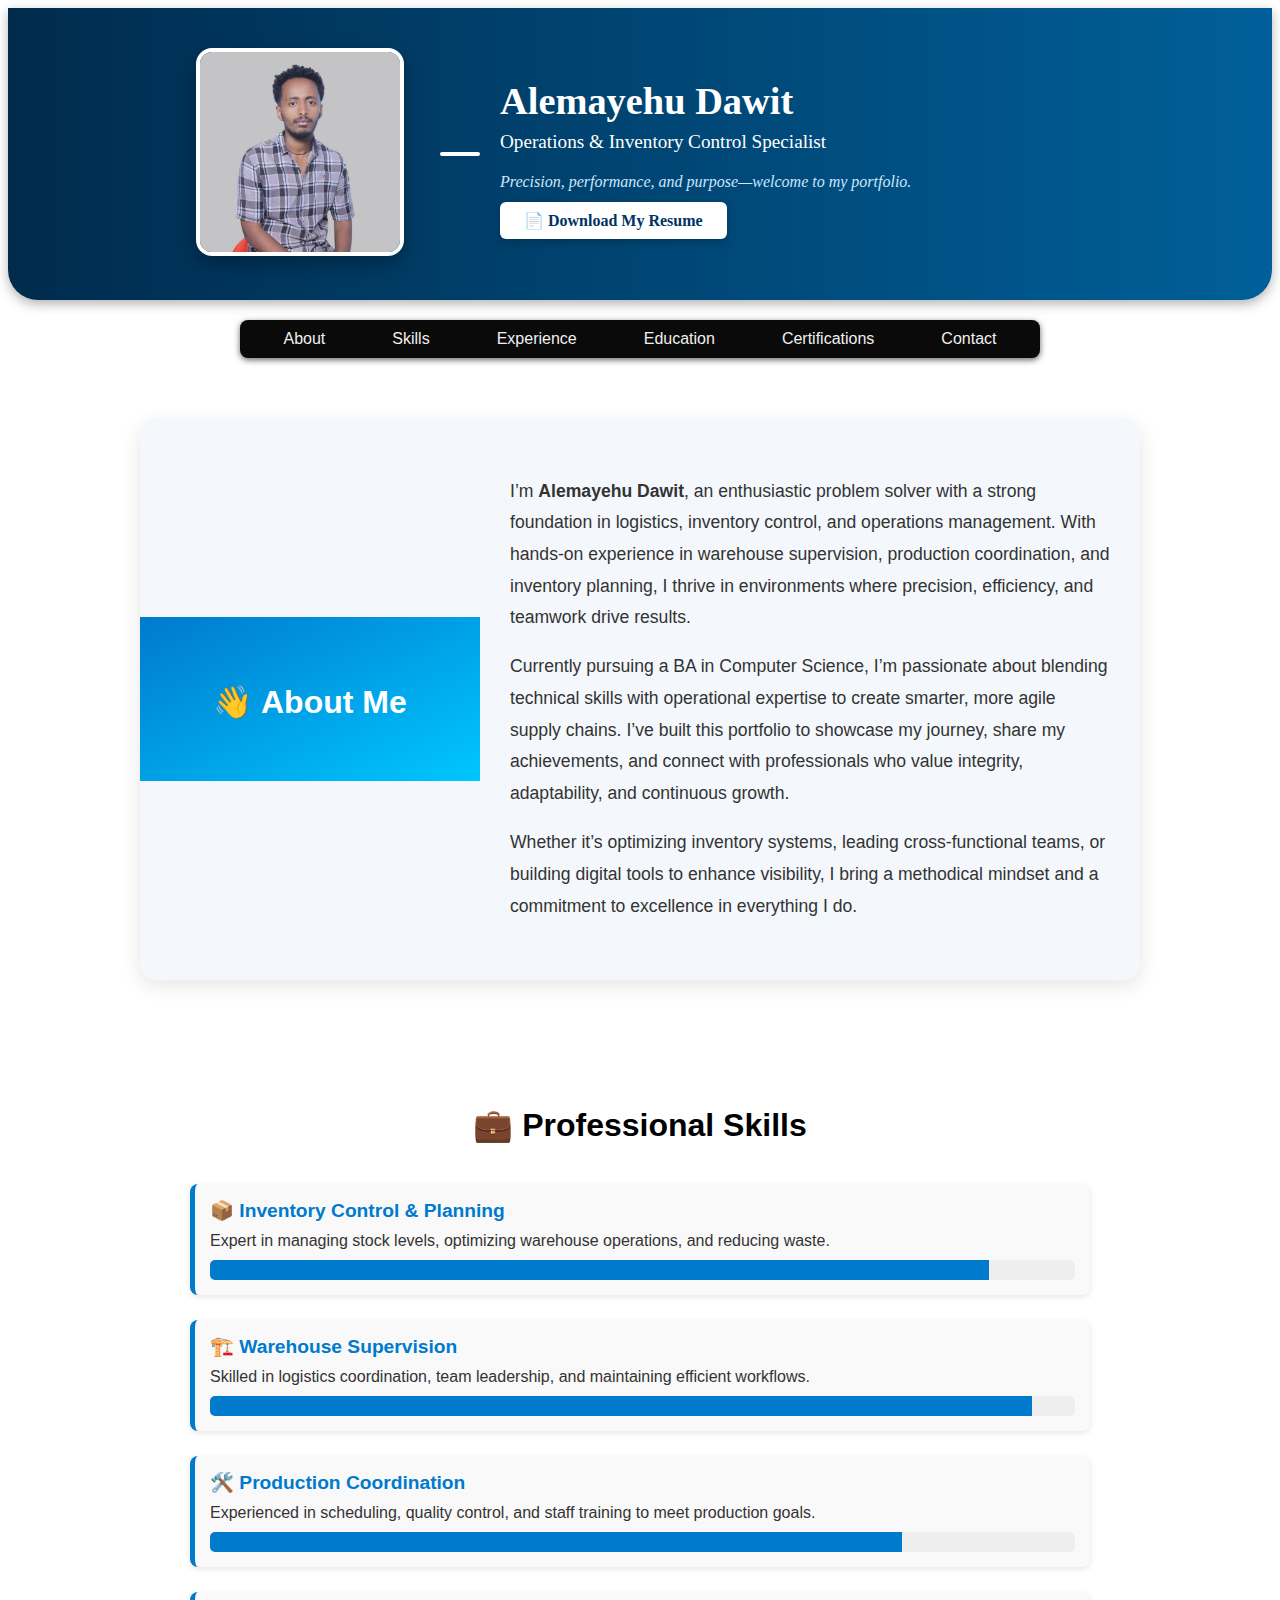
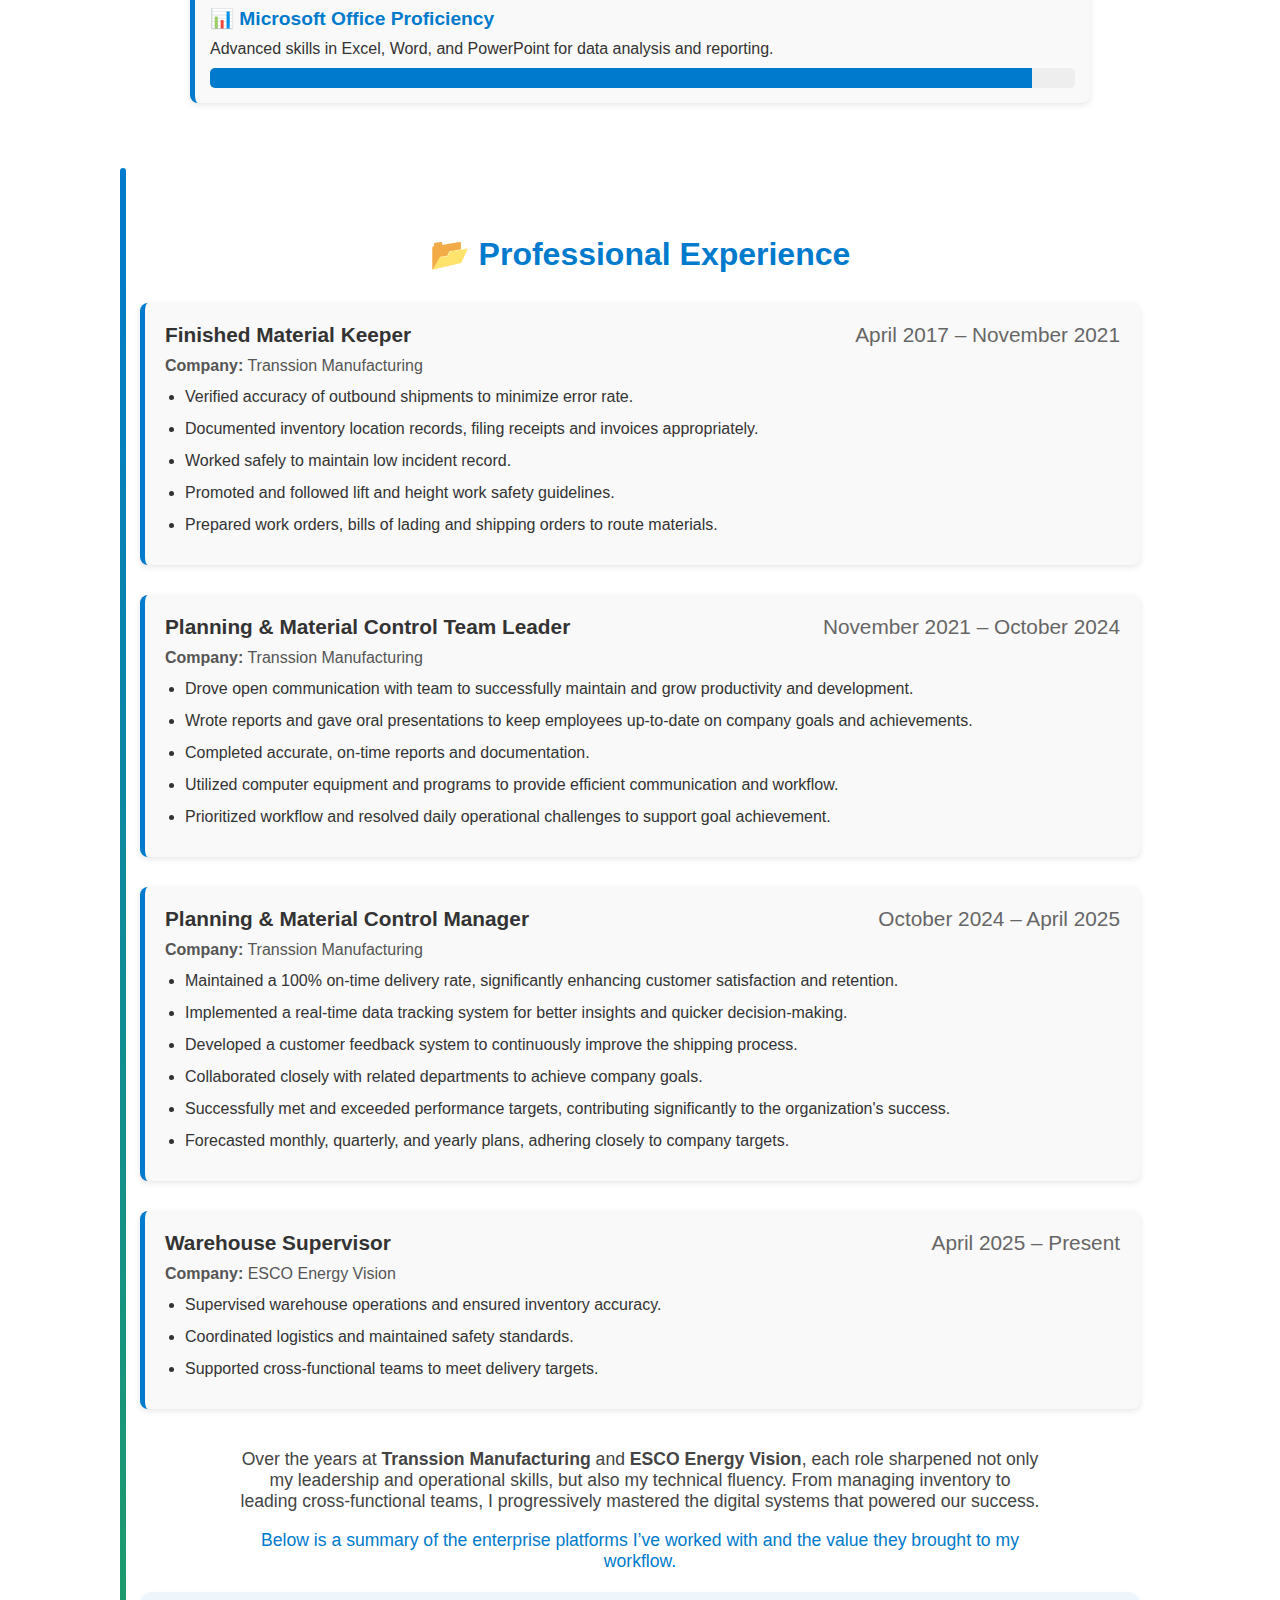
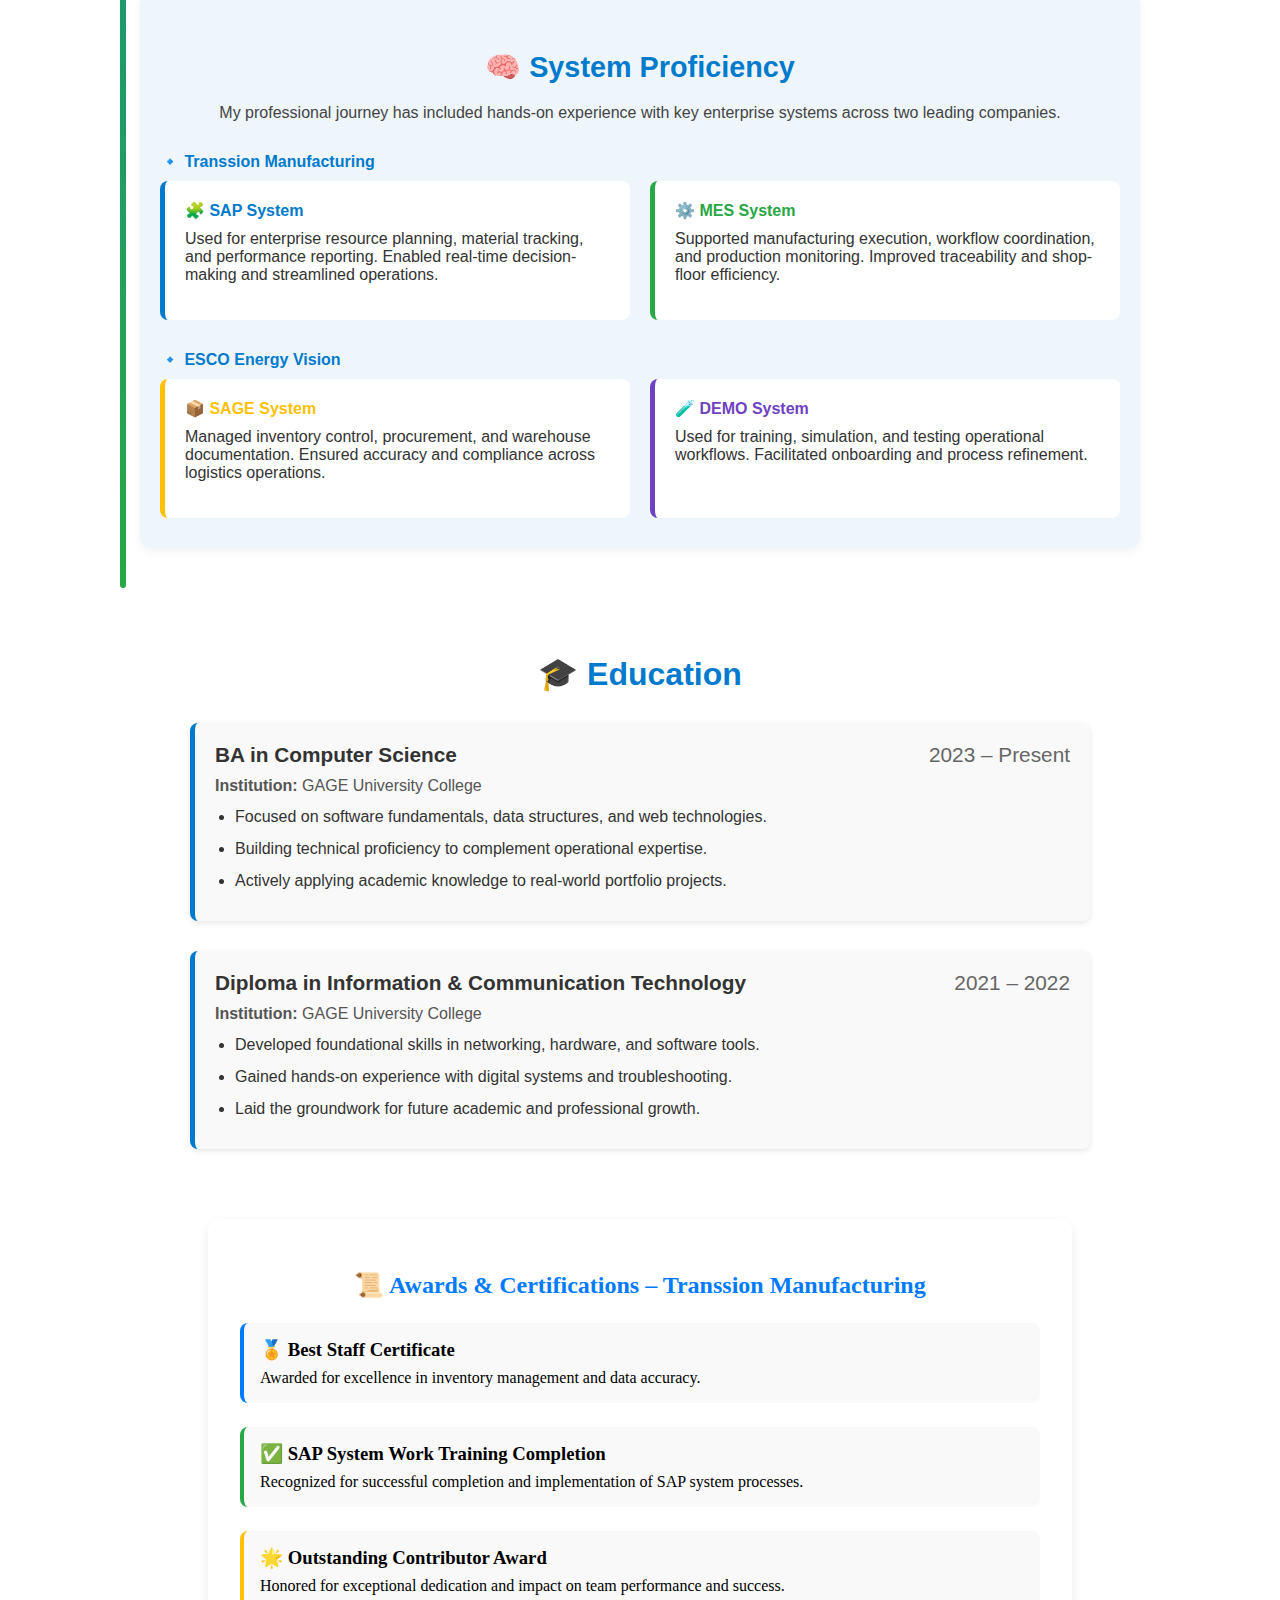
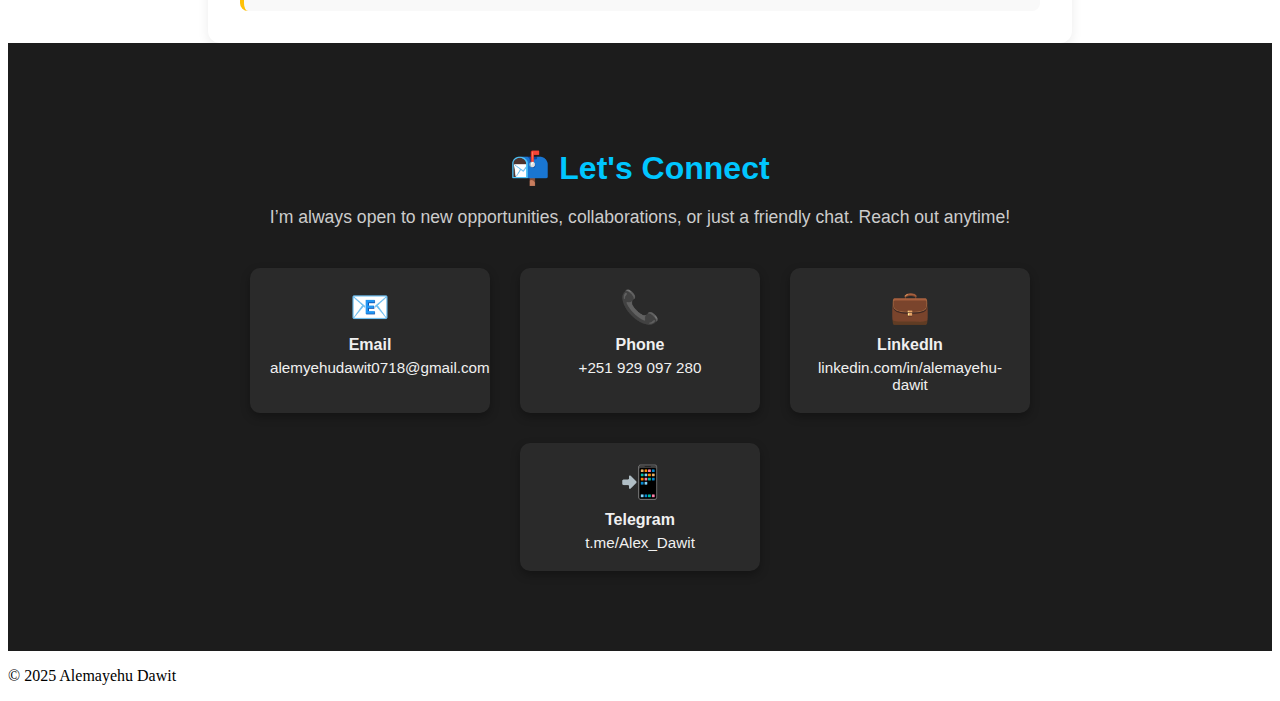
<file: index.html>
<!DOCTYPE html>
<html lang="en">
<head>
  <meta charset="UTF-8" />
  <meta name="viewport" content="width=device-width, initial-scale=1.0" />
  <title>Alemayehu Dawit | Portfolio</title>
  <link rel="stylesheet" href="style.css" />
</head>
<body>
 <header style="background: linear-gradient(to right, #002b4d, #005f99); color: white; padding: 40px 20px; border-bottom-left-radius: 30px; border-bottom-right-radius: 30px; box-shadow: 0 4px 12px rgba(0,0,0,0.3);">
  <div style="display: flex; flex-wrap: wrap; align-items: center; justify-content: center; max-width: 1000px; margin: auto; gap: 40px;">

    <!-- Profile Image (Left Side) -->
    <div style="flex: 1; min-width: 220px; text-align: center; position: relative;">
      <img src="profile.jpg" alt="Alemayehu Dawit" style="
        width: 200px;
        height: 200px;
        border-radius: 16px;
        object-fit: cover;
        border: 4px solid white;
        box-shadow: 0 8px 20px rgba(0,0,0,0.3);
        transition: transform 0.3s ease;
      " onmouseover="this.style.transform='scale(1.05)'" onmouseout="this.style.transform='scale(1)'"/>

      <!-- Connector Line -->
      <div style="
        position: absolute;
        top: 50%;
        right: -20px;
        width: 40px;
        height: 4px;
        background: white;
        transform: translateY(-50%);
        border-radius: 2px;
      "></div>
    </div>

    <!-- Text Content (Right Side) -->
    <div style="flex: 2; min-width: 280px;">
      <h1 style="font-size: 2.4em; margin: 0;">Alemayehu Dawit</h1>
      <p style="font-size: 1.2em; margin: 8px 0 20px;">Operations & Inventory Control Specialist</p>
      <p style="font-size: 1em; font-style: italic; color: #cce6ff; margin-bottom: 20px;">
        Precision, performance, and purpose—welcome to my portfolio.
      </p>
      <a href="resume.pdf" download style="
        background: white;
        color: #003366;
        padding: 10px 24px;
        border-radius: 6px;
        font-weight: bold;
        text-decoration: none;
        box-shadow: 0 3px 8px rgba(0,0,0,0.2);
        transition: all 0.3s ease;
      " onmouseover="this.style.background='#e6f2ff'; this.style.boxShadow='0 5px 12px rgba(0,0,0,0.3)'" onmouseout="this.style.background='white'; this.style.boxShadow='0 3px 8px rgba(0,0,0,0.2)'">
        📄 Download My Resume
      </a>
    </div>

  </div>
</header>

 <nav style="
  background-color: #0a0a0a;
  padding: 10px 0;
  border-radius: 8px;
  max-width: 800px;
  margin: 20px auto;
  box-shadow: 0 2px 6px rgba(0,0,0,0.6);
">
  <ul style="
    display: flex;
    justify-content: space-around;
    align-items: center;
    list-style: none;
    margin: 0;
    padding: 0 10px;
    font-family: 'Segoe UI', sans-serif;
    flex-wrap: wrap;
  ">
    <li><a href="#about" style="color: #f0f0f0; text-decoration: none; font-weight: 500; padding: 6px 10px; transition: color 0.3s;">About</a></li>
    <li><a href="#skills" style="color: #f0f0f0; text-decoration: none; font-weight: 500; padding: 6px 10px; transition: color 0.3s;">Skills</a></li>
    <li><a href="#experience" style="color: #f0f0f0; text-decoration: none; font-weight: 500; padding: 6px 10px; transition: color 0.3s;">Experience</a></li>
    <li><a href="#education" style="color: #f0f0f0; text-decoration: none; font-weight: 500; padding: 6px 10px; transition: color 0.3s;">Education</a></li>
    <li><a href="#certifications" style="color: #f0f0f0; text-decoration: none; font-weight: 500; padding: 6px 10px; transition: color 0.3s;">Certifications</a></li>
    <li><a href="#contact" style="color: #f0f0f0; text-decoration: none; font-weight: 500; padding: 6px 10px; transition: color 0.3s;">Contact</a></li>
  </ul>
</nav>
<section id="about" style="
  display: flex;
  flex-wrap: wrap;
  align-items: center;
  justify-content: center;
  max-width: 1000px;
  margin: 60px auto;
  font-family: 'Segoe UI', sans-serif;
  background: #f4f8fc;
  border-radius: 16px;
  box-shadow: 0 6px 20px rgba(0,0,0,0.1);
  overflow: hidden;
">

  <!-- Left Side: Visual Block -->
  <div style="
    flex: 1;
    min-width: 280px;
    background: linear-gradient(to bottom right, #007acc, #00c6ff);
    color: white;
    padding: 40px 20px;
    text-align: center;
  ">
    <h2 style="font-size: 2em; margin-bottom: 20px;">👋 About Me</h2>
    <p style="font-size: 1.1em; font-style: italic;">
      </div>

  <!-- Right Side: Text Content -->
  <div style="
    flex: 2;
    min-width: 300px;
    padding: 40px 30px;
    font-size: 1.1em;
    line-height: 1.8;
    color: #333;
  ">
    <p>
      I’m <strong>Alemayehu Dawit</strong>, an enthusiastic problem solver with a strong foundation in logistics, inventory control, and operations management. With hands-on experience in warehouse supervision, production coordination, and inventory planning, I thrive in environments where precision, efficiency, and teamwork drive results.
    </p>
    <p>
      Currently pursuing a BA in Computer Science, I’m passionate about blending technical skills with operational expertise to create smarter, more agile supply chains. I’ve built this portfolio to showcase my journey, share my achievements, and connect with professionals who value integrity, adaptability, and continuous growth.
    </p>
    <p>
      Whether it’s optimizing inventory systems, leading cross-functional teams, or building digital tools to enhance visibility, I bring a methodical mindset and a commitment to excellence in everything I do.
    </p>
  </div>
</section>
<!-- Professional Skills Section -->
<section id="skills" style="max-width: 900px; margin: auto; font-family: 'Segoe UI', sans-serif; padding: 40px 20px;">
  <h2 style="text-align: center; font-size: 2em; margin-bottom: 40px;">💼 Professional Skills</h2>

  <div class="skill">
    <h3>📦 Inventory Control & Planning</h3>
    <p>Expert in managing stock levels, optimizing warehouse operations, and reducing waste.</p>
    <div class="bar"><div class="fill" style="width: 90%;"></div></div>
  </div>

  <div class="skill">
    <h3>🏗️ Warehouse Supervision</h3>
    <p>Skilled in logistics coordination, team leadership, and maintaining efficient workflows.</p>
    <div class="bar"><div class="fill" style="width: 95%;"></div></div>
  </div>

  <div class="skill">
    <h3>🛠️ Production Coordination</h3>
    <p>Experienced in scheduling, quality control, and staff training to meet production goals.</p>
    <div class="bar"><div class="fill" style="width: 80%;"></div></div>
  </div>

  <div class="skill">
    <h3>📊 Microsoft Office Proficiency</h3>
    <p>Advanced skills in Excel, Word, and PowerPoint for data analysis and reporting.</p>
    <div class="bar"><div class="fill" style="width: 95%;"></div></div>
  </div>

</section>

<!-- CSS Styling -->
<style>
  .skill {
    margin-bottom: 30px;
    padding: 15px;
    background: #f9f9f9;
    border-left: 5px solid #007acc;
    border-radius: 8px;
    box-shadow: 0 2px 6px rgba(0,0,0,0.1);
  }

  .skill h3 {
    margin: 0 0 10px;
    font-size: 1.2em;
    color: #007acc;
  }

  .skill p {
    margin: 0 0 10px;
    color: #333;
  }

  .bar {
    background: #e0e0e0;
    border-radius: 5px;
    overflow: hidden;
    height: 18px;
  }

  .fill {
    background: linear-gradient(90deg, #007acc, #00c6ff);
    height: 100%;
    transition: width 1s ease-in-out;
  }
</style>
</section>

<!-- CSS Styling -->
<style>
  #skills h2 {
    text-align: center;
    margin-bottom: 30px;
  }

  .skill {
    margin-bottom: 25px;
  }

  .bar {
    background: #eee;
    border-radius: 5px;
    overflow: hidden;
    height: 20px;
    margin-top: 5px;
  }

  .fill {
    background: #007acc;
    height: 100%;
    transition: width 1s ease-in-out;
  }
</style>
  </section>
<!-- Professional Experience Section -->
<section id="experience" style="max-width: 1000px; margin: auto; font-family: 'Segoe UI', sans-serif; padding: 40px 20px; position: relative;">
  <!-- Left-side connector bar -->
  <div style="position: absolute; top: 0; left: 0; width: 6px; height: 100%; background: linear-gradient(to bottom, #007acc, #28a745); border-radius: 4px;"></div>

  <h2 style="text-align: center; font-size: 2em; margin-bottom: 30px; color: #007acc;">📂 Professional Experience</h2>

  <!-- Transsion Manufacturing -->
  <div class="job">
    <h3>Finished Material Keeper <span>April 2017 – November 2021</span></h3>
    <p><strong>Company:</strong> Transsion Manufacturing</p>
    <ul>
      <li>Verified accuracy of outbound shipments to minimize error rate.</li>
      <li>Documented inventory location records, filing receipts and invoices appropriately.</li>
      <li>Worked safely to maintain low incident record.</li>
      <li>Promoted and followed lift and height work safety guidelines.</li>
      <li>Prepared work orders, bills of lading and shipping orders to route materials.</li>
    </ul>
  </div>

  <div class="job">
    <h3>Planning & Material Control Team Leader <span>November 2021 – October 2024</span></h3>
    <p><strong>Company:</strong> Transsion Manufacturing</p>
    <ul>
      <li>Drove open communication with team to successfully maintain and grow productivity and development.</li>
      <li>Wrote reports and gave oral presentations to keep employees up-to-date on company goals and achievements.</li>
      <li>Completed accurate, on-time reports and documentation.</li>
      <li>Utilized computer equipment and programs to provide efficient communication and workflow.</li>
      <li>Prioritized workflow and resolved daily operational challenges to support goal achievement.</li>
    </ul>
  </div>

  <div class="job">
    <h3>Planning & Material Control Manager <span>October 2024 – April 2025</span></h3>
    <p><strong>Company:</strong> Transsion Manufacturing</p>
    <ul>
      <li>Maintained a 100% on-time delivery rate, significantly enhancing customer satisfaction and retention.</li>
      <li>Implemented a real-time data tracking system for better insights and quicker decision-making.</li>
      <li>Developed a customer feedback system to continuously improve the shipping process.</li>
      <li>Collaborated closely with related departments to achieve company goals.</li>
      <li>Successfully met and exceeded performance targets, contributing significantly to the organization's success.</li>
      <li>Forecasted monthly, quarterly, and yearly plans, adhering closely to company targets.</li>
    </ul>
  </div>

  <!-- ESCO Energy Vision -->
  <div class="job">
    <h3>Warehouse Supervisor <span>April 2025 – Present</span></h3>
    <p><strong>Company:</strong> ESCO Energy Vision</p>
    <ul>
      <li>Supervised warehouse operations and ensured inventory accuracy.</li>
      <li>Coordinated logistics and maintained safety standards.</li>
      <li>Supported cross-functional teams to meet delivery targets.</li>
    </ul>
  </div>

  <!-- Transition Block -->
  <div style="text-align:center; margin:40px auto 20px; max-width:800px;">
    <p style="font-size:1.1em; color:#444;">
      Over the years at <strong>Transsion Manufacturing</strong> and <strong>ESCO Energy Vision</strong>, each role sharpened not only my leadership and operational skills, but also my technical fluency.  
      From managing inventory to leading cross-functional teams, I progressively mastered the digital systems that powered our success.
    </p>
    <p style="font-size:1.1em; color:#007acc; margin-top:10px;">
      Below is a summary of the enterprise platforms I’ve worked with and the value they brought to my workflow.
    </p>
  </div>

  <!-- System Proficiency Summary -->
  <div id="systems" style="background:#eef6fc; padding:30px 20px; margin-top:20px; border-radius:12px; box-shadow:0 4px 10px rgba(0,0,0,0.05);">
    <h3 style="text-align:center; color:#007acc; font-size:1.8em; margin-bottom:20px;">🧠 System Proficiency</h3>
    <p style="text-align:center; font-size:1em; color:#444; margin-bottom:30px;">
      My professional journey has included hands-on experience with key enterprise systems across two leading companies.
    </p>

    <!-- Transsion Systems -->
    <h4 style="color:#007acc; margin-bottom:10px;">🔹 Transsion Manufacturing</h4>
    <div style="display:grid; grid-template-columns:repeat(auto-fit, minmax(250px, 1fr)); gap:20px; margin-bottom:30px;">
      <div style="background:#fff; padding:20px; border-left:5px solid #007acc; border-radius:8px;">
        <h4 style="margin:0; color:#007acc;">🧩 SAP System</h4>
        <p style="margin-top:10px; color:#333;">Used for enterprise resource planning, material tracking, and performance reporting. Enabled real-time decision-making and streamlined operations.</p>
      </div>
      <div style="background:#fff; padding:20px; border-left:5px solid #28a745; border-radius:8px;">
        <h4 style="margin:0; color:#28a745;">⚙️ MES System</h4>
        <p style="margin-top:10px; color:#333;">Supported manufacturing execution, workflow coordination, and production monitoring. Improved traceability and shop-floor efficiency.</p>
      </div>
    </div>

    <!-- ESCO Systems -->
    <h4 style="color:#007acc; margin-bottom:10px;">🔹 ESCO Energy Vision</h4>
    <div style="display:grid; grid-template-columns:repeat(auto-fit, minmax(250px, 1fr)); gap:20px;">
      <div style="background:#fff; padding:20px; border-left:5px solid #ffc107; border-radius:8px;">
        <h4 style="margin:0; color:#ffc107;">📦 SAGE System</h4>
        <p style="margin-top:10px; color:#333;">Managed inventory control, procurement, and warehouse documentation. Ensured accuracy and compliance across logistics operations.</p>
      </div>
      <div style="background:#fff; padding:20px; border-left:5px solid #6f42c1; border-radius:8px;">
        <h4 style="margin:0; color:#6f42c1;">🧪 DEMO System</h4>
        <p style="margin-top:10px; color:#333;">Used for training, simulation, and testing operational workflows. Facilitated onboarding and process refinement.</p>
      </div>
    </div>
  </div>
</section>

<!-- CSS Styling -->
<style>
  #experience h2 {
    color: #007acc;
  }

  .job {
    background: #f9f9f9;
    border-left: 5px solid #007acc;
    padding: 20px;
    margin-bottom: 30px;
    border-radius: 8px;
    box-shadow: 0 2px 6px rgba(0,0,0,0.1);
    overflow: hidden;
  }

  .job h3 {
    margin: 0 0 10px;
    font-size: 1.3em;
    color: #333;
  }

  .job h3 span {
    float: right;
    font-weight: normal;
    color: #666;
  }

  .job p {
    margin: 0 0 10px;
    color: #555;
  }

  .job ul {
    padding-left: 20px;
    margin: 0;
  }

  .job ul li {
    margin-bottom: 8px;
    color: #333;
    line-height: 1.5;
  }
</style>
<!-- Education Section -->
<section id="education" style="max-width: 900px; margin: auto; font-family: 'Segoe UI', sans-serif; padding: 40px 20px;">
  <h2 style="text-align: center; font-size: 2em; margin-bottom: 30px;">🎓 Education</h2>

  <div class="edu">
    <h3>BA in Computer Science <span>2023 – Present</span></h3>
    <p><strong>Institution:</strong> GAGE University College</p>
    <ul>
      <li>Focused on software fundamentals, data structures, and web technologies.</li>
      <li>Building technical proficiency to complement operational expertise.</li>
      <li>Actively applying academic knowledge to real-world portfolio projects.</li>
    </ul>
  </div>

  <div class="edu">
    <h3>Diploma in Information & Communication Technology <span>2021 – 2022</span></h3>
    <p><strong>Institution:</strong> GAGE University College</p>
    <ul>
      <li>Developed foundational skills in networking, hardware, and software tools.</li>
      <li>Gained hands-on experience with digital systems and troubleshooting.</li>
      <li>Laid the groundwork for future academic and professional growth.</li>
    </ul>
  </div>
</section>

<!-- CSS Styling -->
<style>
  #education h2 {
    color: #007acc;
  }

  .edu {
    background: #f9f9f9;
    border-left: 5px solid #007acc;
    padding: 20px;
    margin-bottom: 30px;
    border-radius: 8px;
    box-shadow: 0 2px 6px rgba(0,0,0,0.1);
    overflow: hidden;
  }

  .edu h3 {
    margin: 0 0 10px;
    font-size: 1.3em;
    color: #333;
  }

  .edu h3 span {
    float: right;
    font-weight: normal;
    color: #666;
  }

  .edu p {
    margin: 0 0 10px;
    color: #555;
  }

  .edu ul {
    padding-left: 20px;
    margin: 0;
  }

  .edu ul li {
    margin-bottom: 8px;
    color: #333;
    line-height: 1.5;
  }
</style>
<section id="certifications" style="background:#fff; padding:2rem; margin-top:2rem; border-radius:12px; box-shadow:0 4px 12px rgba(0,0,0,0.08); max-width:800px; margin:auto;">
  <h2 style="color:#007BFF; text-align:center; margin-bottom:1.5rem;">📜 Awards & Certifications – Transsion Manufacturing</h2>
  <div style="display:grid; grid-template-columns:1fr; gap:1.5rem;">
    
    <div style="background:#f9f9f9; padding:1rem; border-radius:8px; border-left:4px solid #007BFF;">
      <h3 style="margin:0;">🏅 Best Staff Certificate</h3>
      <p style="margin:0.5rem 0 0;">Awarded for excellence in inventory management and data accuracy.</p>
    </div>

    <div style="background:#f9f9f9; padding:1rem; border-radius:8px; border-left:4px solid #28A745;">
      <h3 style="margin:0;">✅ SAP System Work Training Completion</h3>
      <p style="margin:0.5rem 0 0;">Recognized for successful completion and implementation of SAP system processes.</p>
    </div>

    <div style="background:#f9f9f9; padding:1rem; border-radius:8px; border-left:4px solid #FFC107;">
      <h3 style="margin:0;">🌟 Outstanding Contributor Award</h3>
      <p style="margin:0.5rem 0 0;">Honored for exceptional dedication and impact on team performance and success.</p>
    </div>

  </div>
</section>
<!-- Contact Section -->
<section id="contact" style="background: #1c1c1c; color: #f0f0f0; padding: 80px 20px; font-family: 'Segoe UI', sans-serif;">
  <div style="max-width: 900px; margin: auto; text-align: center;">
    <h2 style="font-size: 2em; margin-bottom: 20px; color: #00c6ff;">📬 Let's Connect</h2>
    <p style="font-size: 1.1em; margin-bottom: 40px; color: #ccc;">
      I’m always open to new opportunities, collaborations, or just a friendly chat. Reach out anytime!
    </p>

    <div style="display: flex; flex-wrap: wrap; justify-content: center; gap: 30px;">
      <a href="mailto:alemyehudawit0718@gmail.com" class="contact-card">
        <div>📧</div>
        <span>Email</span>
        <p>alemyehudawit0718@gmail.com</p>
      </a>

      <div class="contact-card">
        <div>📞</div>
        <span>Phone</span>
        <p>+251 929 097 280</p>
      </div>

      <a href="https://www.linkedin.com/in/alemayehu-dawit-a16b73384/" target="_blank" class="contact-card">
        <div>💼</div>
        <span>LinkedIn</span>
        <p>linkedin.com/in/alemayehu-dawit</p>
      </a>

      <a href="https://t.me/Alex_Dawit" target="_blank" class="contact-card">
        <div>📲</div>
        <span>Telegram</span>
        <p>t.me/Alex_Dawit</p>
      </a>
    </div>
  </div>
</section>

<!-- CSS Styling -->
<style>
  .contact-card {
    background: #2a2a2a;
    border-radius: 10px;
    padding: 20px;
    width: 200px;
    text-align: center;
    color: #f0f0f0;
    text-decoration: none;
    transition: transform 0.3s ease, background 0.3s ease;
    box-shadow: 0 4px 10px rgba(0,0,0,0.3);
  }

  .contact-card:hover {
    transform: translateY(-5px);
    background: #00c6ff;
    color: #1c1c1c;
  }

  .contact-card div {
    font-size: 2em;
    margin-bottom: 10px;
  }

  .contact-card span {
    font-weight: bold;
    display: block;
    margin-bottom: 5px;
  }

  .contact-card p {
    margin: 0;
    font-size: 0.95em;
  }
</style>


  <footer>
    <p>&copy; 2025 Alemayehu Dawit</p>
  </footer>
</body>
</html>
</file>
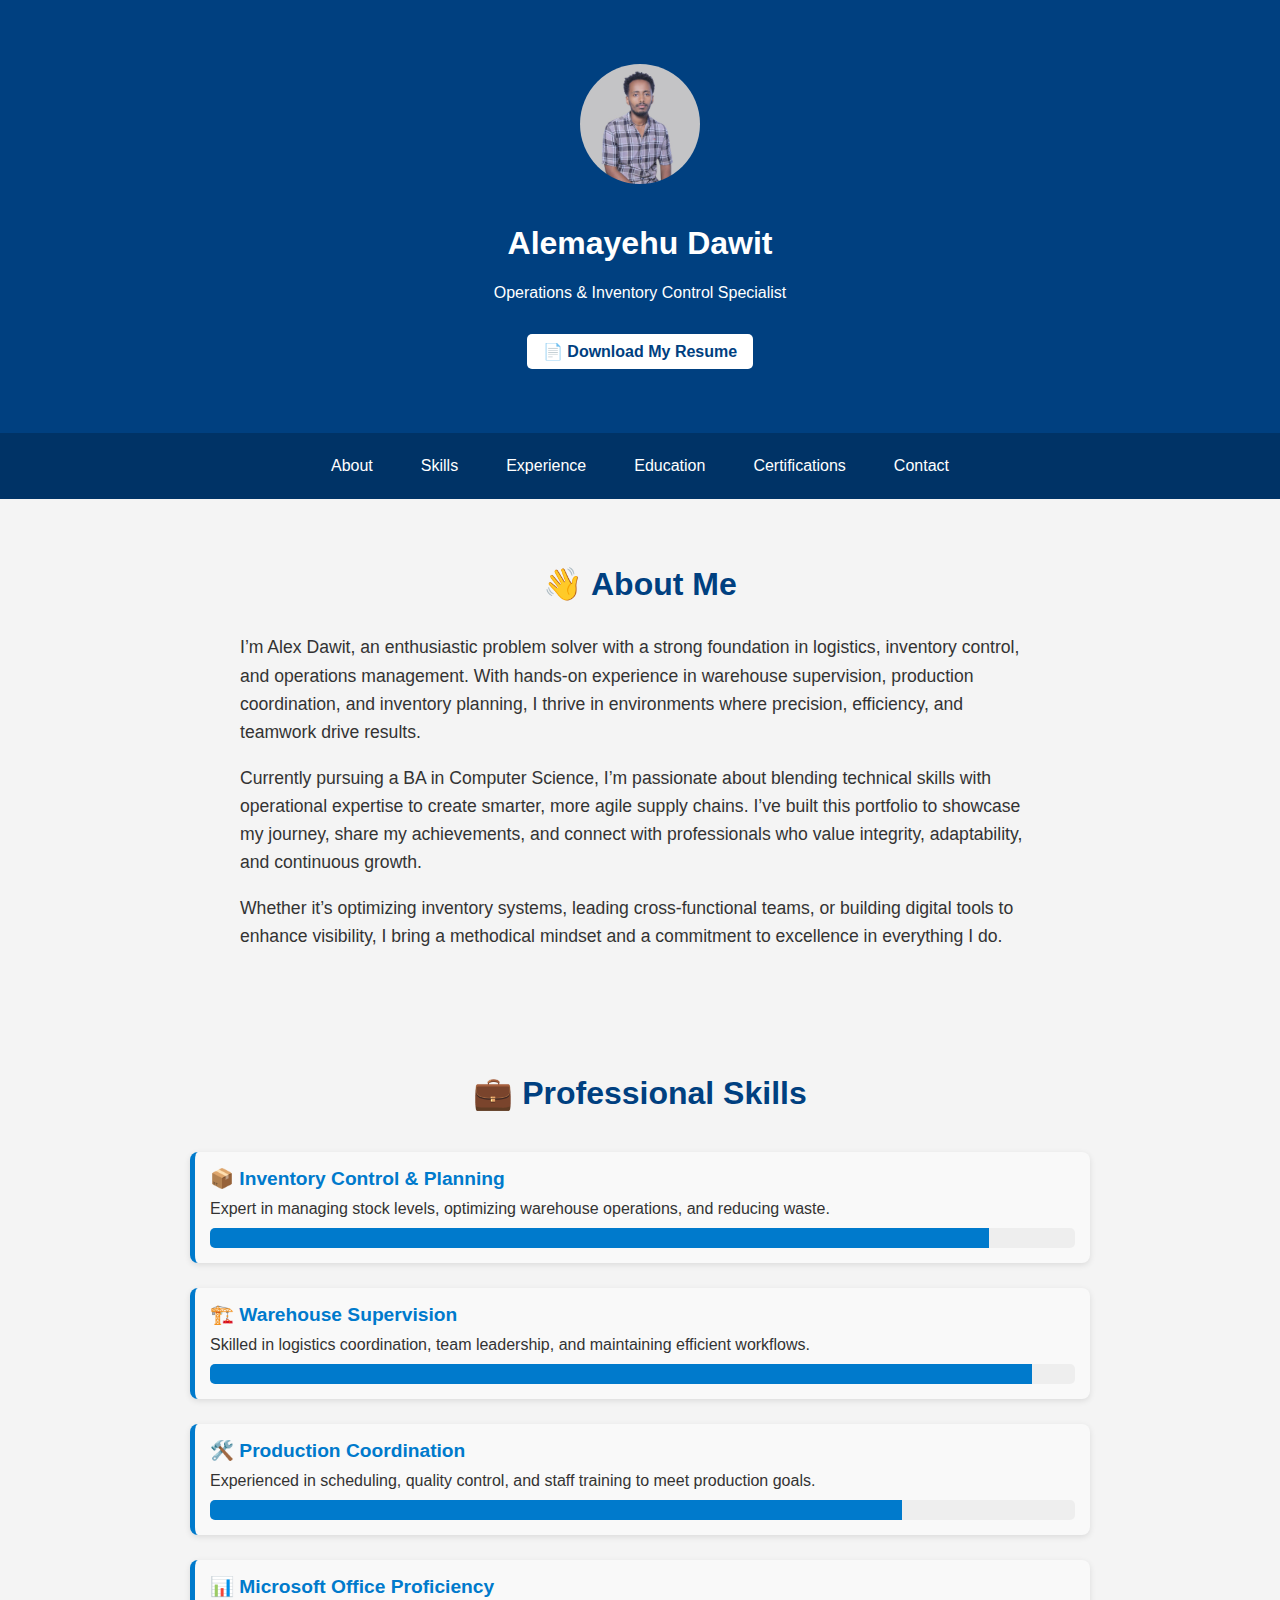
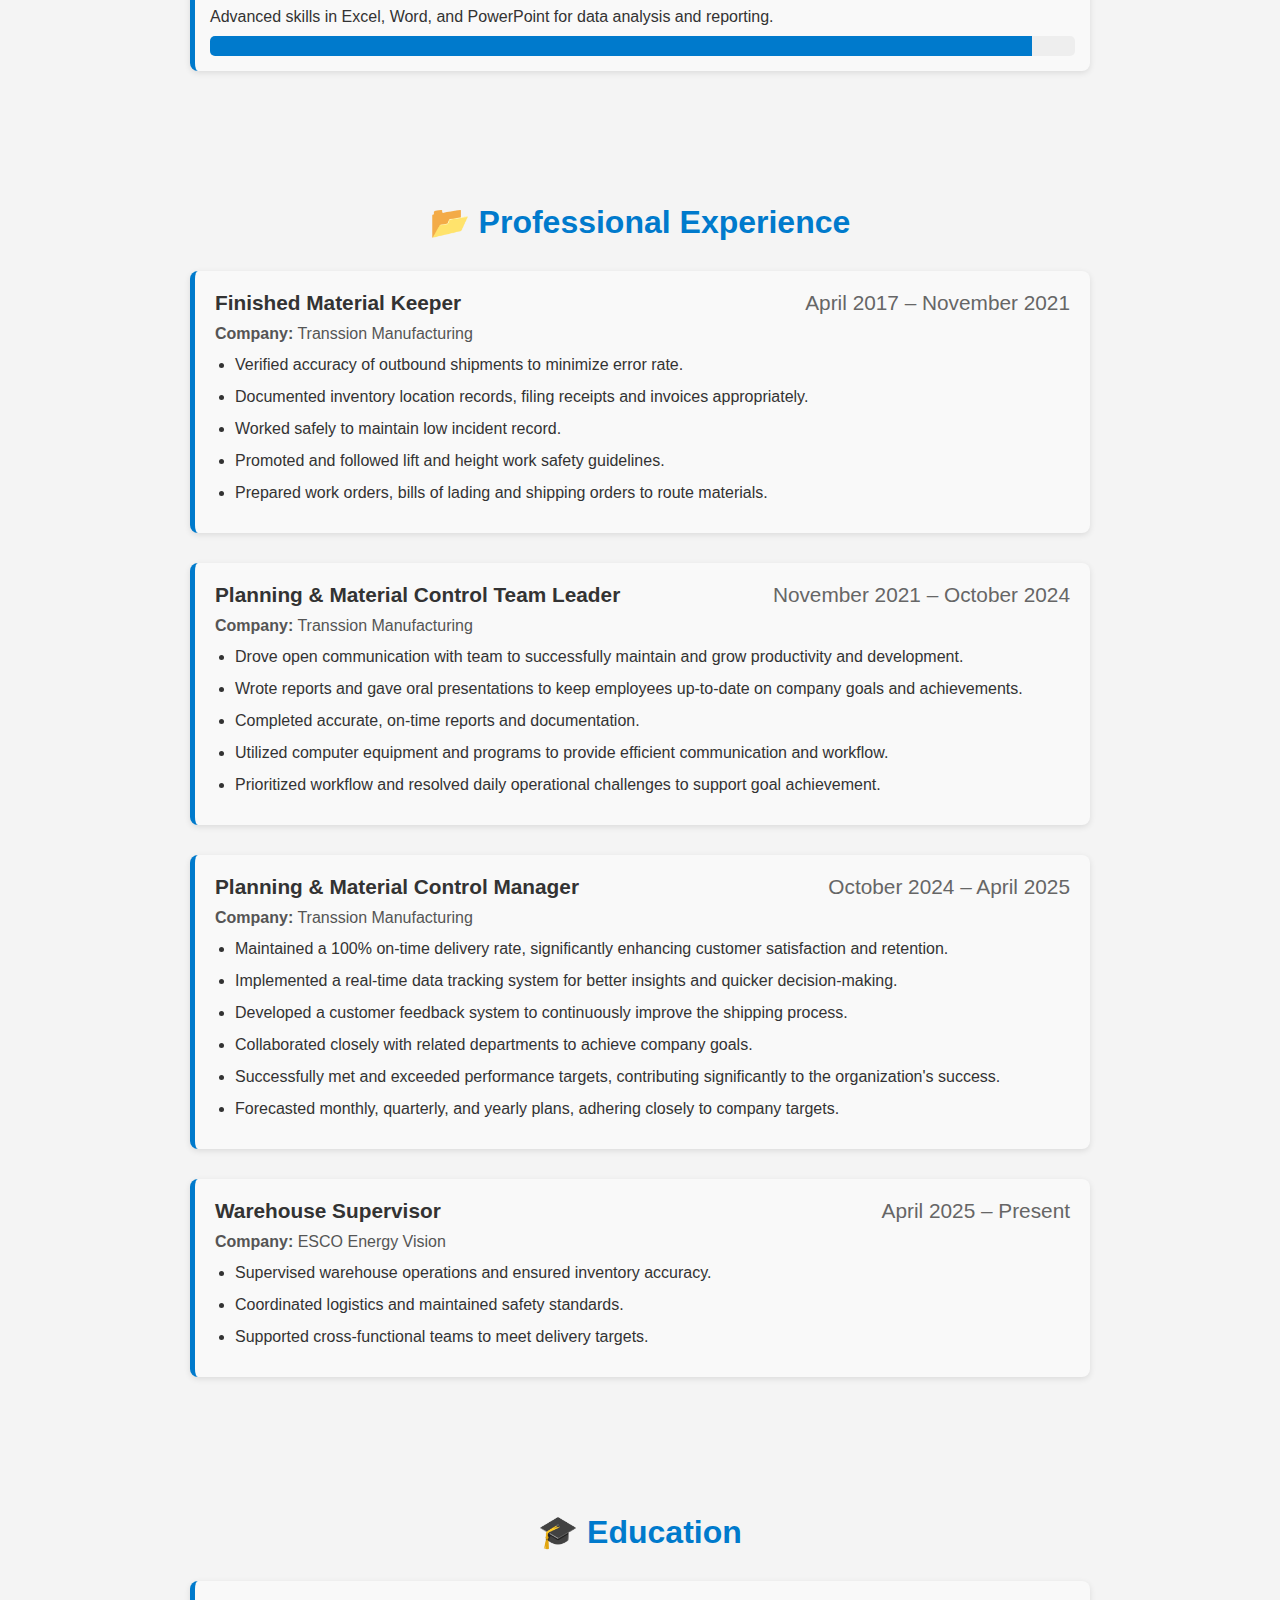
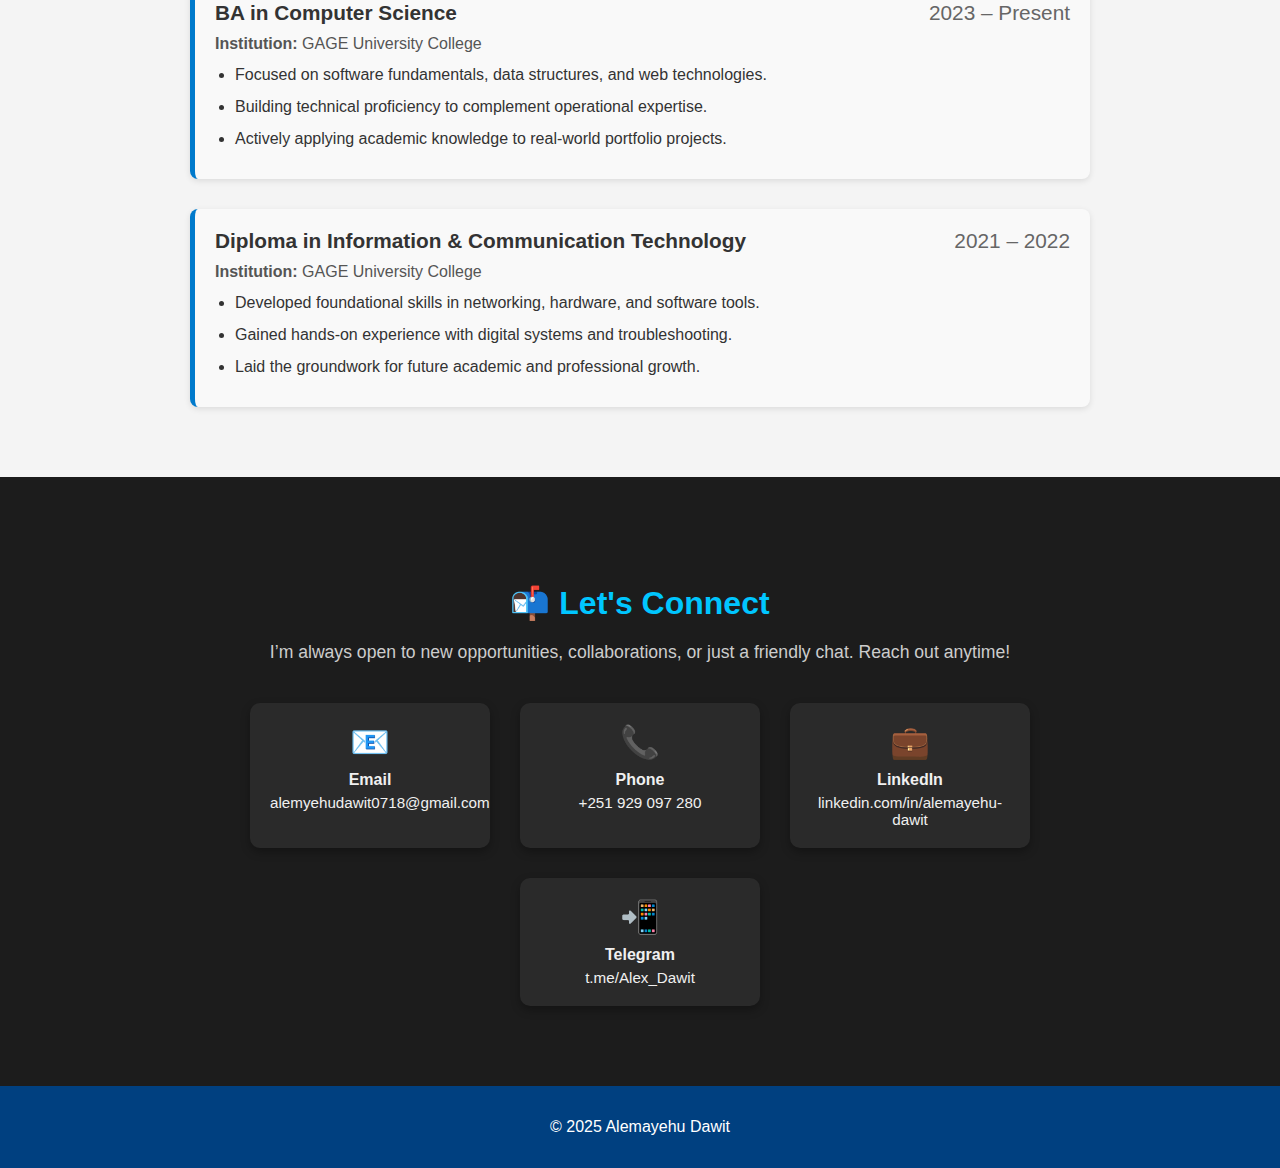
<file: docs/index.html>
<!DOCTYPE html>
<html lang="en">
<head>
  <meta charset="UTF-8" />
  <meta name="viewport" content="width=device-width, initial-scale=1.0" />
  <title>Alemayehu Dawit | Portfolio</title>
  <link rel="stylesheet" href="style.css" />
</head>
<body>
  <header>
    <div class="container">
      <img src="profile.jpg" alt="Alemayehu Dawit" class="profile-pic" />
      <h1>Alemayehu Dawit</h1>
      <p>Operations & Inventory Control Specialist</p>
      <a href="resume.pdf" class="resume-btn" download>📄 Download My Resume</a>
    </div>
  </header>

  <nav>
    <ul>
      <li><a href="#about">About</a></li>
      <li><a href="#skills">Skills</a></li>
      <li><a href="#experience">Experience</a></li>
      <li><a href="#education">Education</a></li>
      <li><a href="#certifications">Certifications</a></li>
      <li><a href="#contact">Contact</a></li>
    </ul>
  </nav>

 <section id="about" style="max-width: 800px; margin: auto; font-family: 'Segoe UI', sans-serif; padding: 40px 20px;">
  <h2 style="text-align: center; font-size: 2em; margin-bottom: 30px;">👋 About Me</h2>
  <p style="font-size: 1.1em; line-height: 1.6; color: #333;">
    I’m Alex Dawit, an enthusiastic problem solver with a strong foundation in logistics, inventory control, and operations management. With hands-on experience in warehouse supervision, production coordination, and inventory planning, I thrive in environments where precision, efficiency, and teamwork drive results.
  </p>
  <p style="font-size: 1.1em; line-height: 1.6; color: #333;">
    Currently pursuing a BA in Computer Science, I’m passionate about blending technical skills with operational expertise to create smarter, more agile supply chains. I’ve built this portfolio to showcase my journey, share my achievements, and connect with professionals who value integrity, adaptability, and continuous growth.
  </p>
  <p style="font-size: 1.1em; line-height: 1.6; color: #333;">
    Whether it’s optimizing inventory systems, leading cross-functional teams, or building digital tools to enhance visibility, I bring a methodical mindset and a commitment to excellence in everything I do.
  </p>
</section>
<!-- Professional Skills Section -->
<section id="skills" style="max-width: 900px; margin: auto; font-family: 'Segoe UI', sans-serif; padding: 40px 20px;">
  <h2 style="text-align: center; font-size: 2em; margin-bottom: 40px;">💼 Professional Skills</h2>

  <div class="skill">
    <h3>📦 Inventory Control & Planning</h3>
    <p>Expert in managing stock levels, optimizing warehouse operations, and reducing waste.</p>
    <div class="bar"><div class="fill" style="width: 90%;"></div></div>
  </div>

  <div class="skill">
    <h3>🏗️ Warehouse Supervision</h3>
    <p>Skilled in logistics coordination, team leadership, and maintaining efficient workflows.</p>
    <div class="bar"><div class="fill" style="width: 95%;"></div></div>
  </div>

  <div class="skill">
    <h3>🛠️ Production Coordination</h3>
    <p>Experienced in scheduling, quality control, and staff training to meet production goals.</p>
    <div class="bar"><div class="fill" style="width: 80%;"></div></div>
  </div>

  <div class="skill">
    <h3>📊 Microsoft Office Proficiency</h3>
    <p>Advanced skills in Excel, Word, and PowerPoint for data analysis and reporting.</p>
    <div class="bar"><div class="fill" style="width: 95%;"></div></div>
  </div>

</section>

<!-- CSS Styling -->
<style>
  .skill {
    margin-bottom: 30px;
    padding: 15px;
    background: #f9f9f9;
    border-left: 5px solid #007acc;
    border-radius: 8px;
    box-shadow: 0 2px 6px rgba(0,0,0,0.1);
  }

  .skill h3 {
    margin: 0 0 10px;
    font-size: 1.2em;
    color: #007acc;
  }

  .skill p {
    margin: 0 0 10px;
    color: #333;
  }

  .bar {
    background: #e0e0e0;
    border-radius: 5px;
    overflow: hidden;
    height: 18px;
  }

  .fill {
    background: linear-gradient(90deg, #007acc, #00c6ff);
    height: 100%;
    transition: width 1s ease-in-out;
  }
</style>
</section>

<!-- CSS Styling -->
<style>
  #skills h2 {
    text-align: center;
    margin-bottom: 30px;
  }

  .skill {
    margin-bottom: 25px;
  }

  .bar {
    background: #eee;
    border-radius: 5px;
    overflow: hidden;
    height: 20px;
    margin-top: 5px;
  }

  .fill {
    background: #007acc;
    height: 100%;
    transition: width 1s ease-in-out;
  }
</style>
  </section>

<!-- Professional Experience Section -->
<section id="experience" style="max-width: 900px; margin: auto; font-family: 'Segoe UI', sans-serif; padding: 40px 20px;">
  <h2 style="text-align: center; font-size: 2em; margin-bottom: 30px;">📂 Professional Experience</h2>

  <!-- Transsion Manufacturing -->
  <div class="job">
    <h3>Finished Material Keeper <span>April 2017 – November 2021</span></h3>
    <p><strong>Company:</strong> Transsion Manufacturing</p>
    <ul>
      <li>Verified accuracy of outbound shipments to minimize error rate.</li>
      <li>Documented inventory location records, filing receipts and invoices appropriately.</li>
      <li>Worked safely to maintain low incident record.</li>
      <li>Promoted and followed lift and height work safety guidelines.</li>
      <li>Prepared work orders, bills of lading and shipping orders to route materials.</li>
    </ul>
  </div>

  <div class="job">
    <h3>Planning & Material Control Team Leader <span>November 2021 – October 2024</span></h3>
    <p><strong>Company:</strong> Transsion Manufacturing</p>
    <ul>
      <li>Drove open communication with team to successfully maintain and grow productivity and development.</li>
      <li>Wrote reports and gave oral presentations to keep employees up-to-date on company goals and achievements.</li>
      <li>Completed accurate, on-time reports and documentation.</li>
      <li>Utilized computer equipment and programs to provide efficient communication and workflow.</li>
      <li>Prioritized workflow and resolved daily operational challenges to support goal achievement.</li>
    </ul>
  </div>

  <div class="job">
    <h3>Planning & Material Control Manager <span>October 2024 – April 2025</span></h3>
    <p><strong>Company:</strong> Transsion Manufacturing</p>
    <ul>
      <li>Maintained a 100% on-time delivery rate, significantly enhancing customer satisfaction and retention.</li>
      <li>Implemented a real-time data tracking system for better insights and quicker decision-making.</li>
      <li>Developed a customer feedback system to continuously improve the shipping process.</li>
      <li>Collaborated closely with related departments to achieve company goals.</li>
      <li>Successfully met and exceeded performance targets, contributing significantly to the organization's success.</li>
      <li>Forecasted monthly, quarterly, and yearly plans, adhering closely to company targets.</li>
    </ul>
  </div>

  <!-- ESCO Energy Vision -->
  <div class="job">
    <h3>Warehouse Supervisor <span>April 2025 – Present</span></h3>
    <p><strong>Company:</strong> ESCO Energy Vision</p>
    <ul>
      <li>Supervised warehouse operations and ensured inventory accuracy.</li>
      <li>Coordinated logistics and maintained safety standards.</li>
      <li>Supported cross-functional teams to meet delivery targets.</li>
    </ul>
  </div>
</section>

<!-- CSS Styling -->
<style>
  #experience h2 {
    color: #007acc;
  }

  .job {
    background: #f9f9f9;
    border-left: 5px solid #007acc;
    padding: 20px;
    margin-bottom: 30px;
    border-radius: 8px;
    box-shadow: 0 2px 6px rgba(0,0,0,0.1);
    overflow: hidden;
  }

  .job h3 {
    margin: 0 0 10px;
    font-size: 1.3em;
    color: #333;
  }

  .job h3 span {
    float: right;
    font-weight: normal;
    color: #666;
  }

  .job p {
    margin: 0 0 10px;
    color: #555;
  }

  .job ul {
    padding-left: 20px;
    margin: 0;
  }

  .job ul li {
    margin-bottom: 8px;
    color: #333;
    line-height: 1.5;
  }
</style>
  </section>

<!-- Education Section -->
<section id="education" style="max-width: 900px; margin: auto; font-family: 'Segoe UI', sans-serif; padding: 40px 20px;">
  <h2 style="text-align: center; font-size: 2em; margin-bottom: 30px;">🎓 Education</h2>

  <div class="edu">
    <h3>BA in Computer Science <span>2023 – Present</span></h3>
    <p><strong>Institution:</strong> GAGE University College</p>
    <ul>
      <li>Focused on software fundamentals, data structures, and web technologies.</li>
      <li>Building technical proficiency to complement operational expertise.</li>
      <li>Actively applying academic knowledge to real-world portfolio projects.</li>
    </ul>
  </div>

  <div class="edu">
    <h3>Diploma in Information & Communication Technology <span>2021 – 2022</span></h3>
    <p><strong>Institution:</strong> GAGE University College</p>
    <ul>
      <li>Developed foundational skills in networking, hardware, and software tools.</li>
      <li>Gained hands-on experience with digital systems and troubleshooting.</li>
      <li>Laid the groundwork for future academic and professional growth.</li>
    </ul>
  </div>
</section>

<!-- CSS Styling -->
<style>
  #education h2 {
    color: #007acc;
  }

  .edu {
    background: #f9f9f9;
    border-left: 5px solid #007acc;
    padding: 20px;
    margin-bottom: 30px;
    border-radius: 8px;
    box-shadow: 0 2px 6px rgba(0,0,0,0.1);
    overflow: hidden;
  }

  .edu h3 {
    margin: 0 0 10px;
    font-size: 1.3em;
    color: #333;
  }

  .edu h3 span {
    float: right;
    font-weight: normal;
    color: #666;
  }

  .edu p {
    margin: 0 0 10px;
    color: #555;
  }

  .edu ul {
    padding-left: 20px;
    margin: 0;
  }

  .edu ul li {
    margin-bottom: 8px;
    color: #333;
    line-height: 1.5;
  }
</style>

<!-- Contact Section -->
<section id="contact" style="background: #1c1c1c; color: #f0f0f0; padding: 80px 20px; font-family: 'Segoe UI', sans-serif;">
  <div style="max-width: 900px; margin: auto; text-align: center;">
    <h2 style="font-size: 2em; margin-bottom: 20px; color: #00c6ff;">📬 Let's Connect</h2>
    <p style="font-size: 1.1em; margin-bottom: 40px; color: #ccc;">
      I’m always open to new opportunities, collaborations, or just a friendly chat. Reach out anytime!
    </p>

    <div style="display: flex; flex-wrap: wrap; justify-content: center; gap: 30px;">
      <a href="mailto:alemyehudawit0718@gmail.com" class="contact-card">
        <div>📧</div>
        <span>Email</span>
        <p>alemyehudawit0718@gmail.com</p>
      </a>

      <div class="contact-card">
        <div>📞</div>
        <span>Phone</span>
        <p>+251 929 097 280</p>
      </div>

      <a href="https://www.linkedin.com/in/alemayehu-dawit-a16b73384/" target="_blank" class="contact-card">
        <div>💼</div>
        <span>LinkedIn</span>
        <p>linkedin.com/in/alemayehu-dawit</p>
      </a>

      <a href="https://t.me/Alex_Dawit" target="_blank" class="contact-card">
        <div>📲</div>
        <span>Telegram</span>
        <p>t.me/Alex_Dawit</p>
      </a>
    </div>
  </div>
</section>

<!-- CSS Styling -->
<style>
  .contact-card {
    background: #2a2a2a;
    border-radius: 10px;
    padding: 20px;
    width: 200px;
    text-align: center;
    color: #f0f0f0;
    text-decoration: none;
    transition: transform 0.3s ease, background 0.3s ease;
    box-shadow: 0 4px 10px rgba(0,0,0,0.3);
  }

  .contact-card:hover {
    transform: translateY(-5px);
    background: #00c6ff;
    color: #1c1c1c;
  }

  .contact-card div {
    font-size: 2em;
    margin-bottom: 10px;
  }

  .contact-card span {
    font-weight: bold;
    display: block;
    margin-bottom: 5px;
  }

  .contact-card p {
    margin: 0;
    font-size: 0.95em;
  }
</style>


  <footer>
    <p>&copy; 2025 Alemayehu Dawit</p>
  </footer>
</body>
</html>
</file>
<file: style.css>

</file>
<file: docs/style.css>
body {
  margin: 0;
  font-family: 'Segoe UI', sans-serif;
  background-color: #f4f4f4;
  color: #333;
}

header {
  background-color: #004080;
  color: white;
  padding: 2rem 0;
  text-align: center;
}

.profile-pic {
  width: 120px;
  height: 120px;
  border-radius: 50%;
  object-fit: cover;
  margin-bottom: 1rem;
}

.resume-btn {
  display: inline-block;
  margin-top: 1rem;
  padding: 0.5rem 1rem;
  background-color: #ffffff;
  color: #004080;
  border-radius: 5px;
  text-decoration: none;
  font-weight: bold;
}

.resume-btn:hover {
  background-color: #e6e6e6;
}

nav {
  background-color: #003366;
  text-align: center;
}

nav ul {
  list-style: none;
  padding: 0;
  margin: 0;
  display: flex;
  justify-content: center;
  flex-wrap: wrap;
}

nav li {
  margin: 0.5rem;
}

nav a {
  color: white;
  text-decoration: none;
  padding: 1rem;
  display: block;
}

nav a:hover {
  background-color: #0059b3;
}

.container {
  max-width: 900px;
  margin: auto;
  padding: 2rem;
}

h2 {
  color: #004080;
  margin-bottom: 1rem;
}

.skill {
  margin-bottom: 1rem;
}

.bar {
  background-color: #ddd;
  height: 20px;
  border-radius: 10px;
  overflow: hidden;
}

.fill {
  background-color: #0073e6;
  height: 100%;
  transition: width 1s ease-in-out;
}

footer {
  background-color: #004080;
  color: white;
  text-align: center;
  padding: 1rem;
}
</file>
